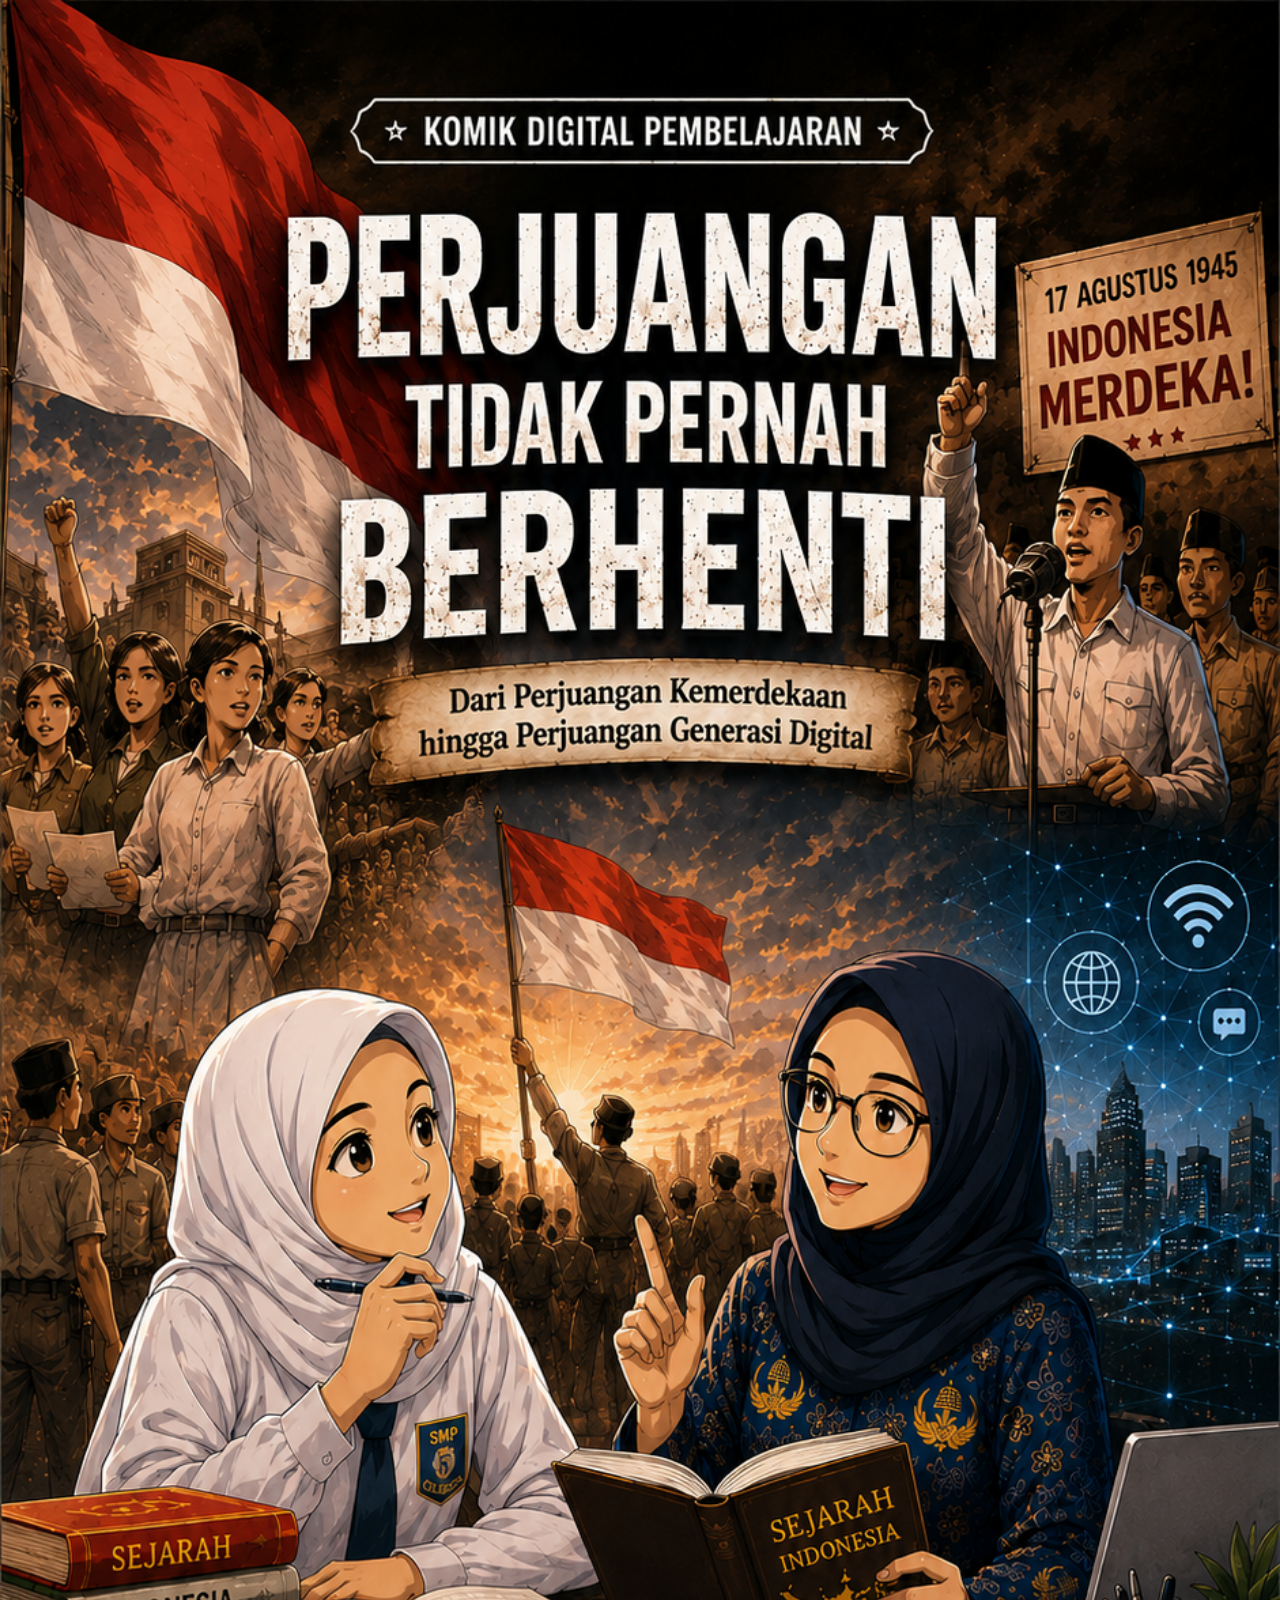
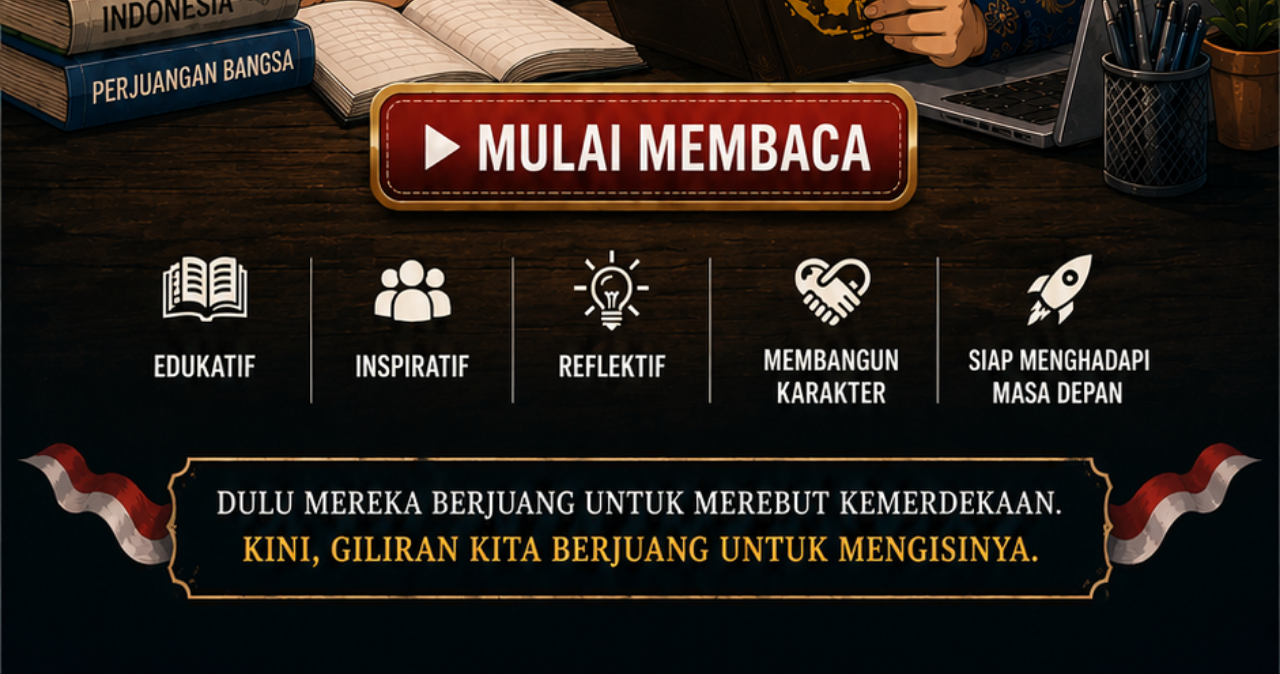
<file: index.html>
<!DOCTYPE html>
<html lang="id">

<head>
    <meta charset="UTF-8">
    <meta name="viewport" content="width=device-width, initial-scale=1.0">

    <title>Perjuangan Tidak Pernah Berhenti</title>

    <link rel="stylesheet" href="style.css">
</head>

<body>

    <main class="comic-app">

        <!-- =========================================
             COVER
        ========================================== -->

        <section
            id="coverScreen"
            class="cover-screen"
            onclick="mulaiKomik()">

            <img
                src="assets/cover.png"
                class="cover-image"
                alt="Cover Komik Digital">

            <!--
                Tombol transparan tetap dipertahankan
                untuk menjaga desain cover.
            -->

            <button
                id="startButton"
                class="cover-start-button"
                type="button"
                onclick="event.stopPropagation(); mulaiKomik()"
                aria-label="Mulai Membaca">
            </button>

        </section>


        <!-- =========================================
             READER
        ========================================== -->

        <section
            id="readerScreen"
            class="reader-screen"
            style="display: none;">

            <div class="page-container">

                <img
                    id="comicPage"
                    src="assets/pengantar.png"
                    alt="Pengantar">

                <!-- Tombol lanjut Pengantar -->

                <button
                    id="pengantarNextButton"
                    class="pengantar-next-button"
                    type="button"
                    onclick="halamanBerikutnya()"
                    aria-label="Lanjut ke Halaman 1">
                </button>

            </div>


            <!-- =========================================
                 READER CONTROLS
            ========================================== -->

            <div class="reader-controls">

                <button
                    id="prevButton"
                    type="button"
                    onclick="halamanSebelumnya()">
                    ◀
                </button>

                <div class="page-info">

                    <span id="pageTitle">
                        PENGANTAR
                    </span>

                    <span id="pageNumber">
                        PENGANTAR
                    </span>

                </div>

                <button
                    id="nextButton"
                    type="button"
                    onclick="halamanBerikutnya()">
                    ▶
                </button>

            </div>


            <!-- =========================================
                 BOTTOM BAR
            ========================================== -->

            <div class="bottom-bar">

                <!-- HOME -->

                <button
                    id="homeButton"
                    type="button"
                    title="Kembali ke Cover"
                    onclick="kembaliKeCover()"
                    aria-label="Kembali ke Cover">
                    🏠
                </button>


                <!-- PREVIOUS -->

                <button
                    id="bottomPrevButton"
                    type="button"
                    title="Halaman Sebelumnya"
                    onclick="halamanSebelumnya()"
                    aria-label="Halaman Sebelumnya">
                    ◀
                </button>


                <!-- AUDIO -->

                <button
                    id="audioButton"
                    type="button"
                    title="Putar Audio"
                    onclick="toggleAudio()"
                    aria-label="Putar Audio">
                    🔊
                </button>


                <!-- PROGRESS -->

                <span id="progressText">
                    PENGANTAR
                </span>


                <!-- NEXT -->

                <button
                    id="bottomNextButton"
                    type="button"
                    title="Halaman Berikutnya"
                    onclick="halamanBerikutnya()"
                    aria-label="Halaman Berikutnya">
                    ▶
                </button>


                <!-- FULLSCREEN -->

                <button
                    id="fullscreenButton"
                    type="button"
                    title="Layar Penuh"
                    onclick="toggleFullscreen()"
                    aria-label="Layar Penuh">
                    ⛶
                </button>

            </div>

        </section>

    </main>


    <!-- =========================================
         SCRIPT UTAMA
    ========================================== -->

    <script src="script.js"></script>

</body>

</html>
</file>
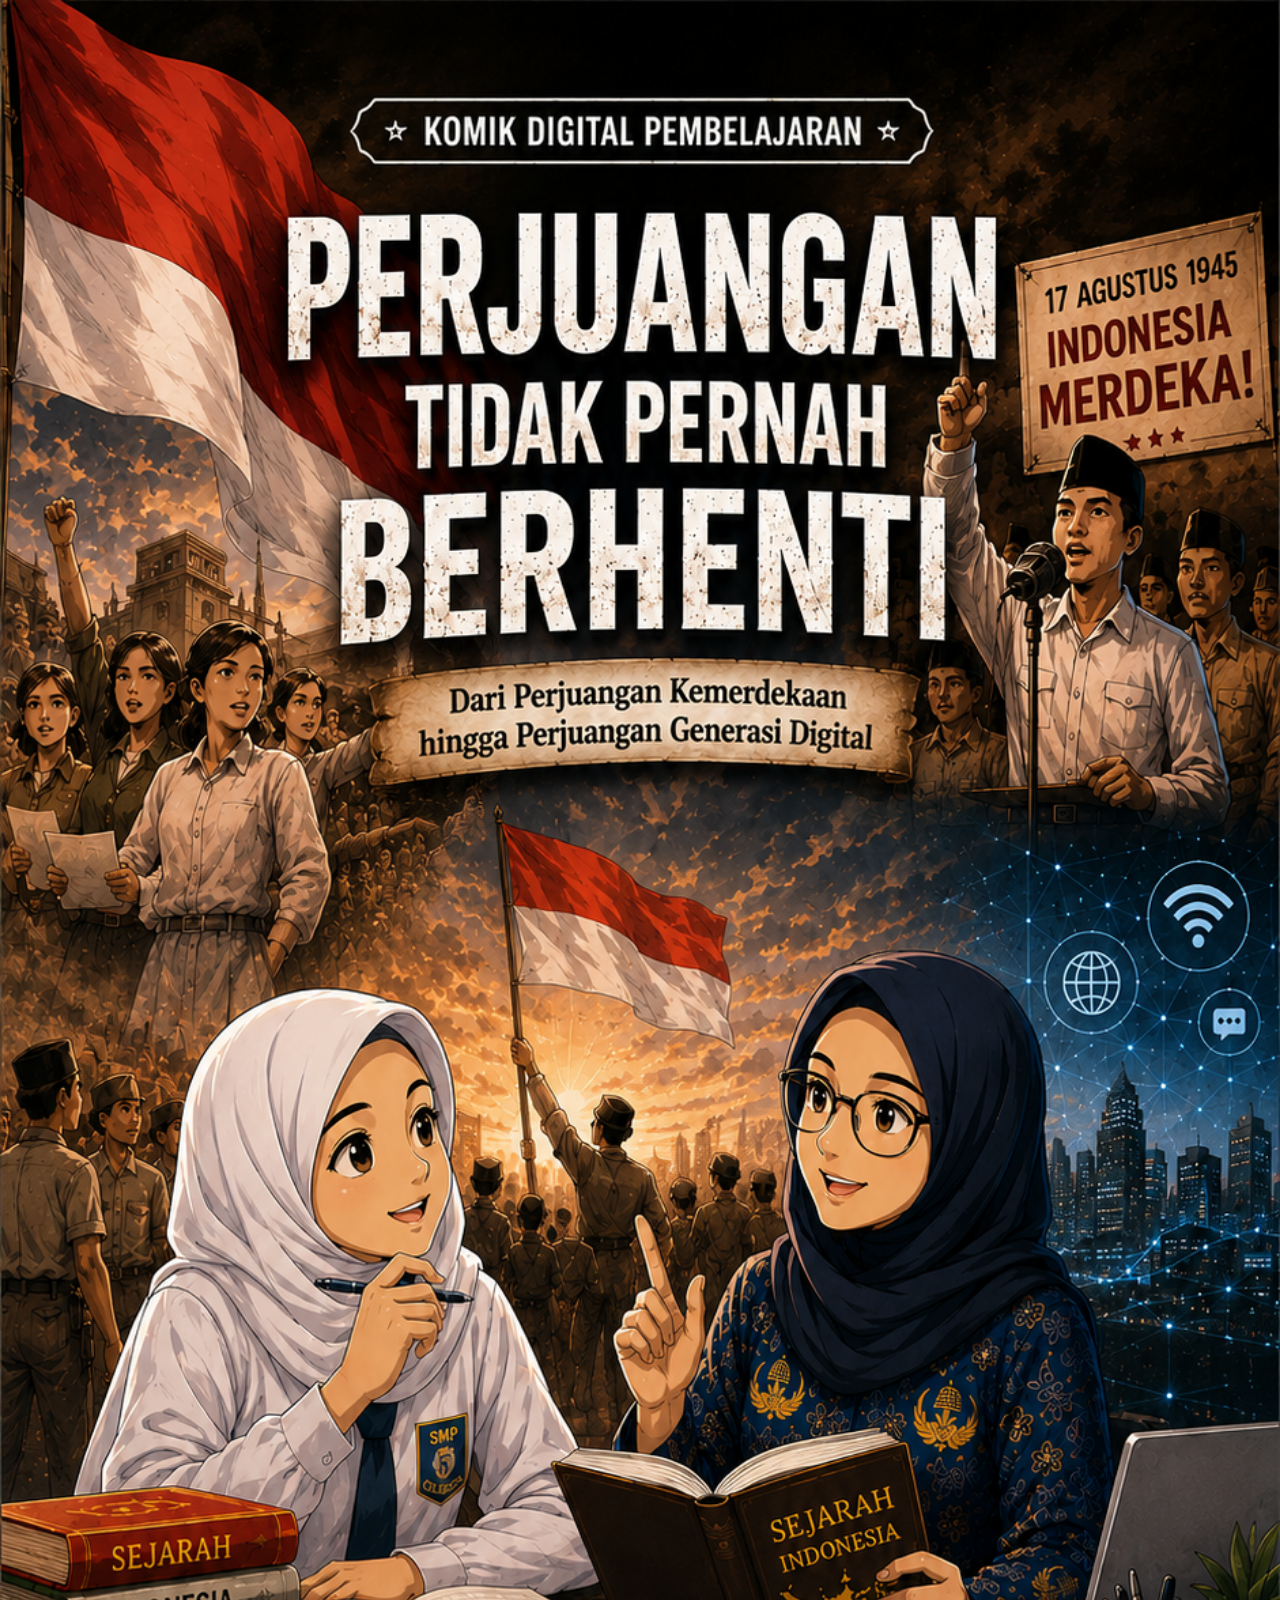
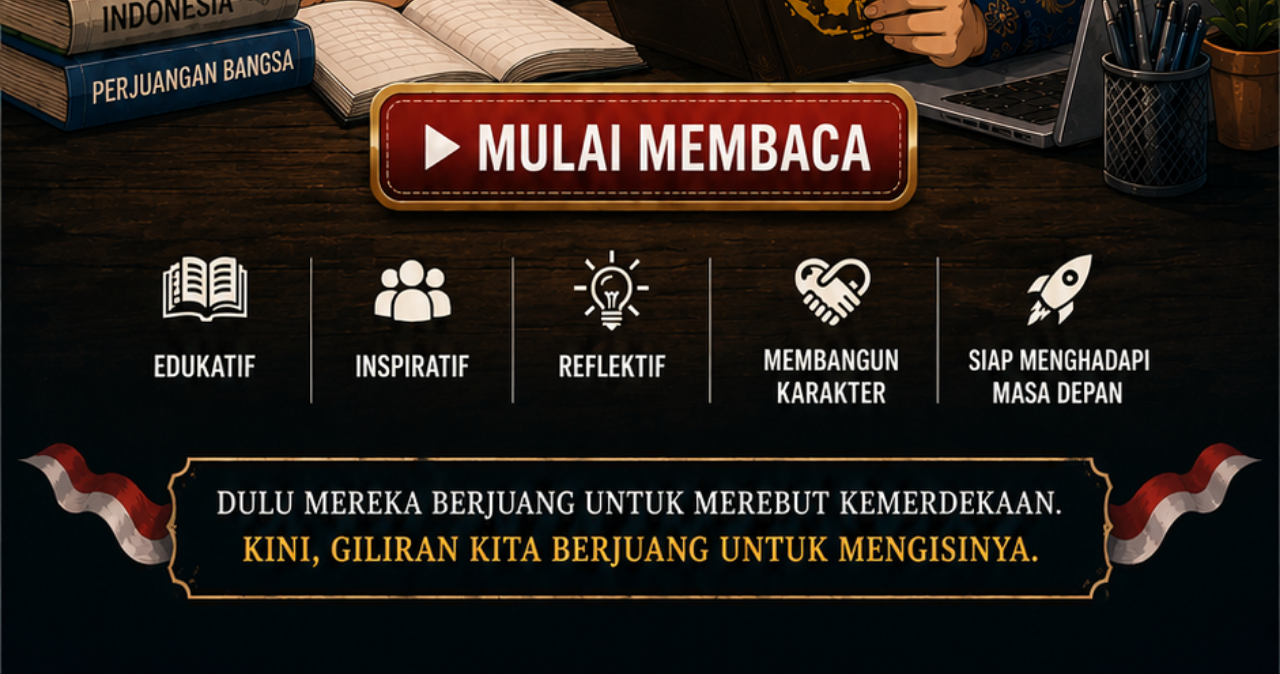
<file: indek.html>
<!DOCTYPE html>
<html lang="id">

<head>
    <meta charset="UTF-8">
    <meta name="viewport" content="width=device-width, initial-scale=1.0">

    <title>Perjuangan Tidak Pernah Berhenti</title>

    <link rel="stylesheet" href="style.css">
</head>

<body>

    <main class="comic-app">

        <!-- =========================================
             COVER
        ========================================== -->

        <section
            id="coverScreen"
            class="cover-screen">

            <img
                src="assets/cover.png"
                class="cover-image"
                alt="Cover Komik Digital">

            <button
                id="startButton"
                class="cover-start-button"
                type="button"
                onclick="mulaiKomik()"
                aria-label="Mulai Membaca">
            </button>

        </section>


        <!-- =========================================
             READER KOMIK
        ========================================== -->

        <section
            id="readerScreen"
            class="reader-screen"
            style="display: none;">

            <div class="page-container">

                <img
                    id="comicPage"
                    src="assets/pengantar.png"
                    alt="Pengantar">

                <!-- TOMBOL LANJUT PENGANTAR -->

                <button
                    id="pengantarNextButton"
                    class="pengantar-next-button"
                    type="button"
                    onclick="halamanBerikutnya()"
                    aria-label="Lanjut ke Halaman 1">
                </button>

            </div>


            <!-- =========================================
                 NAVIGASI ATAS
                 DISEMBUNYIKAN OLEH CSS
            ========================================== -->

            <div class="reader-controls">

                <button
                    id="prevButton"
                    type="button"
                    onclick="halamanSebelumnya()">
                    ◀
                </button>

                <div class="page-info">

                    <span id="pageTitle">
                        PENGANTAR
                    </span>

                    <span id="pageNumber">
                        PENGANTAR
                    </span>

                </div>

                <button
                    id="nextButton"
                    type="button"
                    onclick="halamanBerikutnya()">
                    ▶
                </button>

            </div>


            <!-- =========================================
                 BOTTOM NAVIGATION
            ========================================== -->

            <div class="bottom-bar">

                <!-- HOME -->

                <button
                    id="homeButton"
                    type="button"
                    title="Kembali ke Cover"
                    onclick="kembaliKeCover()"
                    aria-label="Kembali ke Cover">
                    🏠
                </button>


                <!-- SEBELUMNYA -->

                <button
                    id="bottomPrevButton"
                    type="button"
                    title="Halaman Sebelumnya"
                    onclick="halamanSebelumnya()"
                    aria-label="Halaman Sebelumnya">
                    ◀
                </button>


                <!-- AUDIO -->

                <button
                    id="audioButton"
                    type="button"
                    title="Putar Audio"
                    onclick="toggleAudio()"
                    aria-label="Putar Audio">
                    🔊
                </button>


                <!-- INFORMASI HALAMAN -->

                <span id="progressText">
                    PENGANTAR
                </span>


                <!-- BERIKUTNYA -->

                <button
                    id="bottomNextButton"
                    type="button"
                    title="Halaman Berikutnya"
                    onclick="halamanBerikutnya()"
                    aria-label="Halaman Berikutnya">
                    ▶
                </button>


                <!-- FULLSCREEN -->

                <button
                    id="fullscreenButton"
                    type="button"
                    title="Layar Penuh"
                    onclick="toggleFullscreen()"
                    aria-label="Layar Penuh">
                    ⛶
                </button>

            </div>

        </section>

    </main>


    <!-- =========================================
         SCRIPT UTAMA
    ========================================== -->

    <script src="script.js"></script>

</body>

</html>
</file>
<file: style.css>
/* =========================================================
   KOMIK DIGITAL - STYLE UTAMA
   MOBILE FULL WIDTH VERSION
   ========================================================= */


/* =========================================================
   RESET
   ========================================================= */

* {
    box-sizing: border-box;
}

html,
body {
    margin: 0;
    padding: 0;

    width: 100%;
    min-height: 100%;

    background: #061827;

    overflow-x: hidden;
}

body {
    color: #ffffff;

    font-family:
        Arial,
        Helvetica,
        sans-serif;
}


/* =========================================================
   APLIKASI
   ========================================================= */

.comic-app {
    width: 100%;
    min-height: 100vh;

    margin: 0;
    padding: 0;

    background: #061827;
}


/* =========================================================
   COVER
   ========================================================= */

.cover-screen {
    position: relative;

    width: 100%;
    min-height: 100vh;

    display: flex;

    justify-content: center;
    align-items: flex-start;

    margin: 0;
    padding: 0;

    background: #061827;

    overflow: hidden;

    cursor: pointer;
}

.cover-image {
    display: block;

    width: 100%;
    height: auto;

    max-width: 100%;

    margin: 0;
    padding: 0;
}


/* =========================================================
   TOMBOL MULAI COVER
   ========================================================= */

.cover-start-button {
    position: absolute;

    left: 50%;
    bottom: 7%;

    transform: translateX(-50%);

    width: 42%;
    height: 9%;

    margin: 0;
    padding: 0;

    border: none;
    outline: none;

    background: transparent;

    cursor: pointer;
}


/* =========================================================
   READER
   ========================================================= */

.reader-screen {
    position: relative;

    width: 100%;
    min-height: 100vh;

    display: flex;

    flex-direction: column;
    align-items: center;

    margin: 0;
    padding: 0;

    background: #061827;

    overflow-x: hidden;
}


/* =========================================================
   CONTAINER HALAMAN
   ========================================================= */

.page-container {
    position: relative;

    width: 100%;
    max-width: 1000px;

    margin: 0 auto;
    padding: 0;

    line-height: 0;
}


/* =========================================================
   GAMBAR KOMIK
   ========================================================= */

#comicPage {
    display: block;

    width: 100%;

    height: auto;

    max-width: none;

    margin: 0;
    padding: 0;

    object-fit: contain;
}


/* =========================================================
   TOMBOL LANJUT PENGANTAR
   ========================================================= */

.pengantar-next-button {
    position: absolute;

    left: 50%;
    bottom: 7%;

    transform: translateX(-50%);

    width: 40%;
    height: 9%;

    margin: 0;
    padding: 0;

    border: none;
    outline: none;

    background: transparent;

    cursor: pointer;
}


/* =========================================================
   READER CONTROLS
   ========================================================= */

.reader-controls {
    width: 100%;
    max-width: 1000px;

    min-height: 58px;

    display: flex;

    align-items: center;
    justify-content: space-between;

    gap: 10px;

    margin: 0;
    padding: 8px 14px;

    background: #071c2d;

    border-top: 1px solid #c88a24;
    border-bottom: 1px solid #c88a24;

    color: #ffffff;
}


/* =========================================================
   TOMBOL READER
   ========================================================= */

.reader-controls button {
    width: 42px;
    height: 38px;

    flex-shrink: 0;

    border: 1px solid #c88a24;
    border-radius: 8px;

    background: #102b40;

    color: #ffffff;

    font-size: 18px;

    cursor: pointer;

    transition:
        background .2s ease,
        color .2s ease;
}

.reader-controls button:hover {
    background: #c88a24;
    color: #061827;
}


/* =========================================================
   INFO HALAMAN
   ========================================================= */

.page-info {
    display: flex;

    flex-direction: column;

    align-items: center;
    justify-content: center;

    flex: 1;

    min-width: 0;

    text-align: center;

    line-height: 1.2;
}

#pageTitle {
    font-size: 12px;

    font-weight: 700;

    white-space: nowrap;

    overflow: hidden;

    text-overflow: ellipsis;

    max-width: 70vw;
}

#pageNumber {
    margin-top: 2px;

    font-size: 10px;

    opacity: .7;
}


/* =========================================================
   BOTTOM BAR
   ========================================================= */

.bottom-bar {
    width: 100%;
    max-width: 1000px;

    min-height: 58px;

    display: flex;

    align-items: center;
    justify-content: center;

    gap: 9px;

    margin: 0;
    padding: 8px 12px;

    background: #061827;

    color: #ffffff;
}


/* =========================================================
   TOMBOL BOTTOM
   ========================================================= */

.bottom-bar button {
    width: 40px;
    height: 38px;

    flex-shrink: 0;

    border: 1px solid #b97b1e;
    border-radius: 8px;

    background: #102b40;

    color: #ffffff;

    font-size: 17px;

    cursor: pointer;

    transition:
        background .2s ease,
        color .2s ease;
}

.bottom-bar button:hover {
    background: #c88a24;
    color: #061827;
}


/* =========================================================
   PROGRESS
   ========================================================= */

#progressText {
    flex: 1;

    min-width: 0;

    text-align: center;

    font-size: 12px;

    white-space: nowrap;

    overflow: hidden;

    text-overflow: ellipsis;
}


/* =========================================================
   TABLET
   ========================================================= */

@media (max-width: 900px) {

    .page-container,
    .reader-controls,
    .bottom-bar {
        max-width: 100%;
    }

}


/* =========================================================
   MOBILE
   ========================================================= */

@media (max-width: 600px) {

    html,
    body {
        width: 100%;

        margin: 0;
        padding: 0;

        overflow-x: hidden;
    }


    /* -----------------------------------------------------
       APLIKASI
       ----------------------------------------------------- */

    .comic-app {
        width: 100%;

        margin: 0;
        padding: 0;
    }


    /* -----------------------------------------------------
       COVER
       ----------------------------------------------------- */

    .cover-screen {
        width: 100%;

        min-height: auto;

        display: block;

        margin: 0;
        padding: 0;
    }


    .cover-image {
        display: block;

        width: 100%;

        height: auto;

        max-width: none;

        margin: 0;
        padding: 0;
    }


    /* -----------------------------------------------------
       READER
       ----------------------------------------------------- */

    .reader-screen {
        width: 100%;

        min-height: 100vh;

        display: block;

        margin: 0;
        padding: 0;

        background: #061827;
    }


    /* -----------------------------------------------------
       PAGE CONTAINER
       ----------------------------------------------------- */

    .page-container {
        width: 100vw;

        max-width: none;

        margin: 0;
        padding: 0;

        line-height: 0;
    }


    /* -----------------------------------------------------
       GAMBAR FULL WIDTH HP
       ----------------------------------------------------- */

    #comicPage {
        display: block;

        width: 100vw;

        max-width: none;

        height: auto;

        margin: 0;
        padding: 0;

        object-fit: contain;
    }


    /* -----------------------------------------------------
       TOMBOL LANJUT PENGANTAR
       ----------------------------------------------------- */

    .pengantar-next-button {
        left: 50%;

        bottom: 7%;

        width: 42%;
        height: 9%;
    }


    /* -----------------------------------------------------
       READER CONTROLS
       ----------------------------------------------------- */

    .reader-controls {
        width: 100%;

        max-width: none;

        min-height: 45px;

        margin: 0;
        padding: 5px 7px;

        gap: 5px;
    }


    .reader-controls button {
        width: 34px;
        height: 32px;

        border-radius: 6px;

        font-size: 14px;
    }


    .page-info {
        flex: 1;

        min-width: 0;
    }


    #pageTitle {
        max-width: 60vw;

        font-size: 9px;
    }


    #pageNumber {
        font-size: 8px;
    }


    /* -----------------------------------------------------
       BOTTOM BAR
       ----------------------------------------------------- */

    .bottom-bar {
        width: 100%;

        max-width: none;

        min-height: 48px;

        margin: 0;
        padding: 5px 6px;

        gap: 5px;
    }


    .bottom-bar button {
        width: 32px;
        height: 32px;

        border-radius: 6px;

        font-size: 14px;
    }


    #progressText {
        font-size: 8px;
    }

}


/* =========================================================
   HP KECIL
   ========================================================= */

@media (max-width: 380px) {

    .reader-controls button {
        width: 31px;
        height: 30px;

        font-size: 13px;
    }


    .bottom-bar button {
        width: 29px;
        height: 29px;

        font-size: 13px;
    }


    #progressText {
        font-size: 7px;
    }

}


/* =========================================================
   FULLSCREEN
   ========================================================= */

:fullscreen {
    background: #061827;
}

:fullscreen .reader-screen {
    width: 100%;

    min-height: 100vh;
}

:fullscreen .page-container {
    width: 100%;
}

:fullscreen #comicPage {
    width: 100%;

    height: auto;

    max-width: none;
}
</file>
